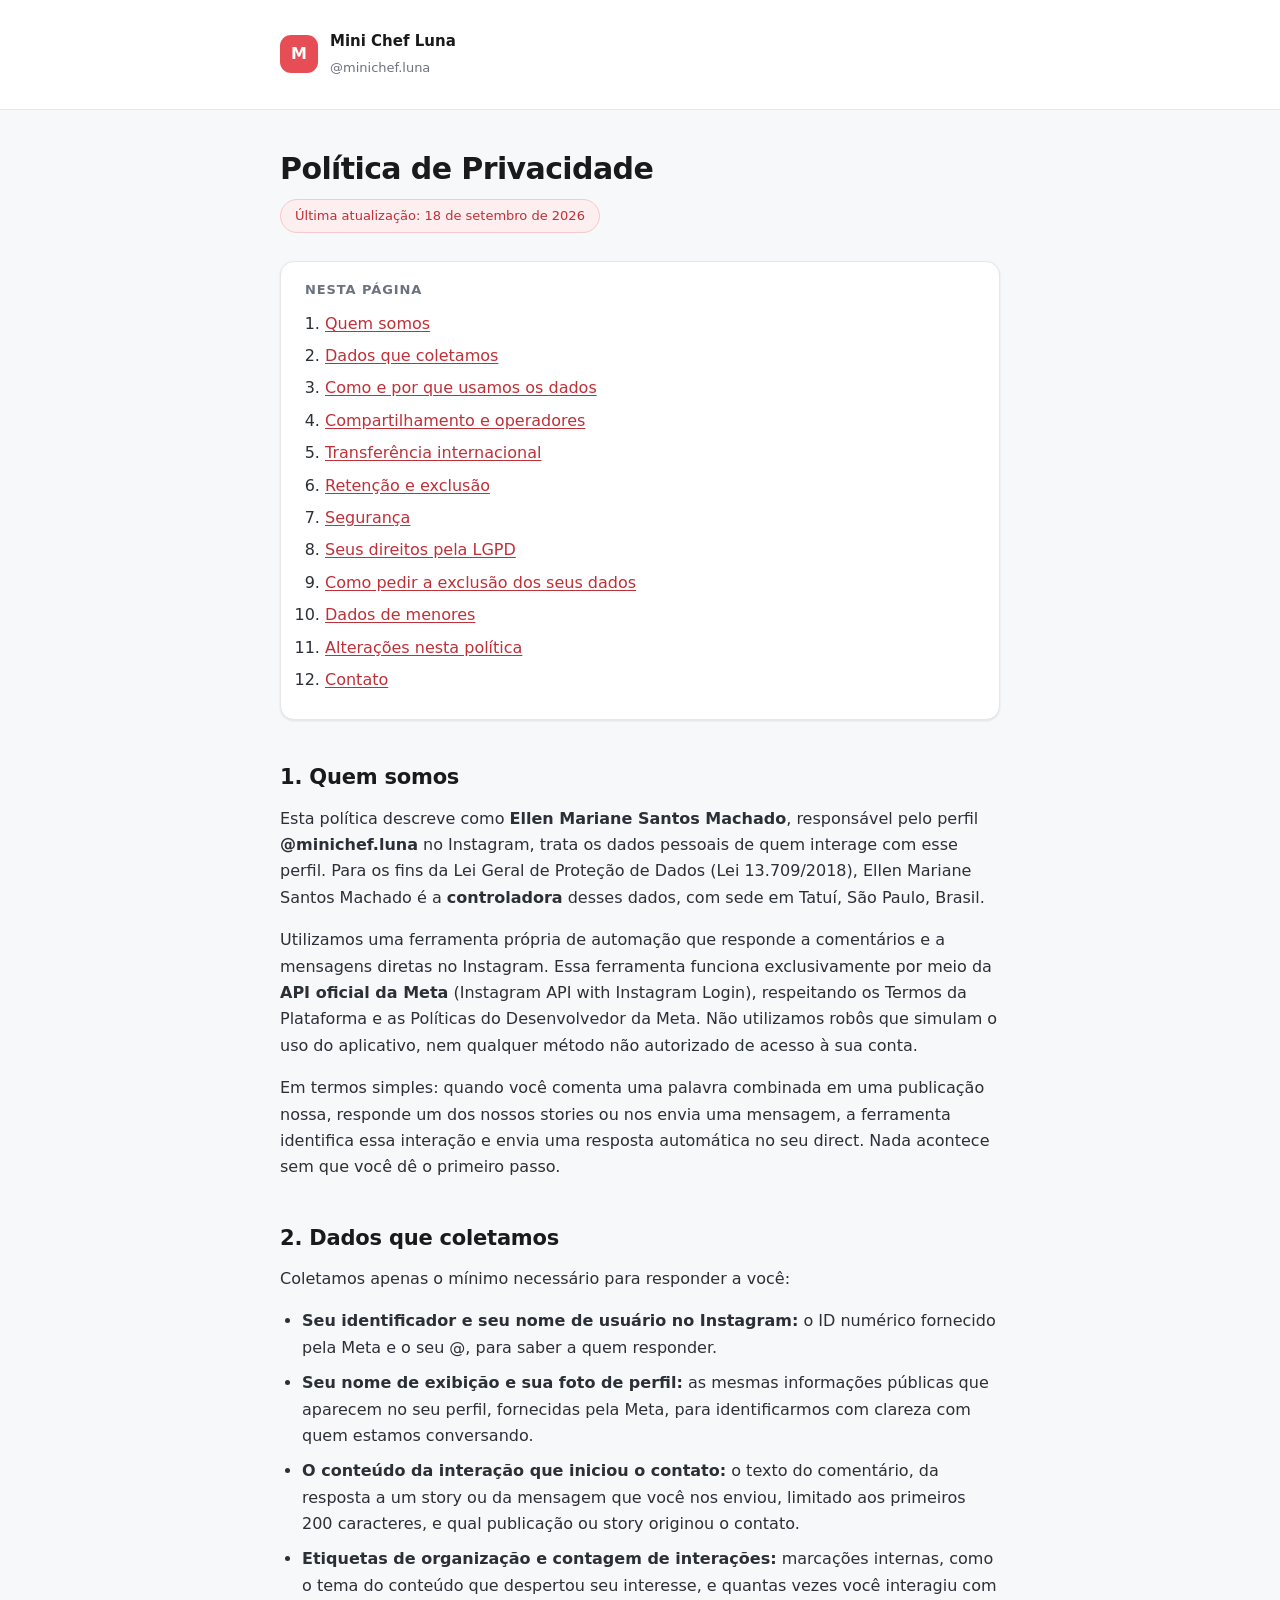
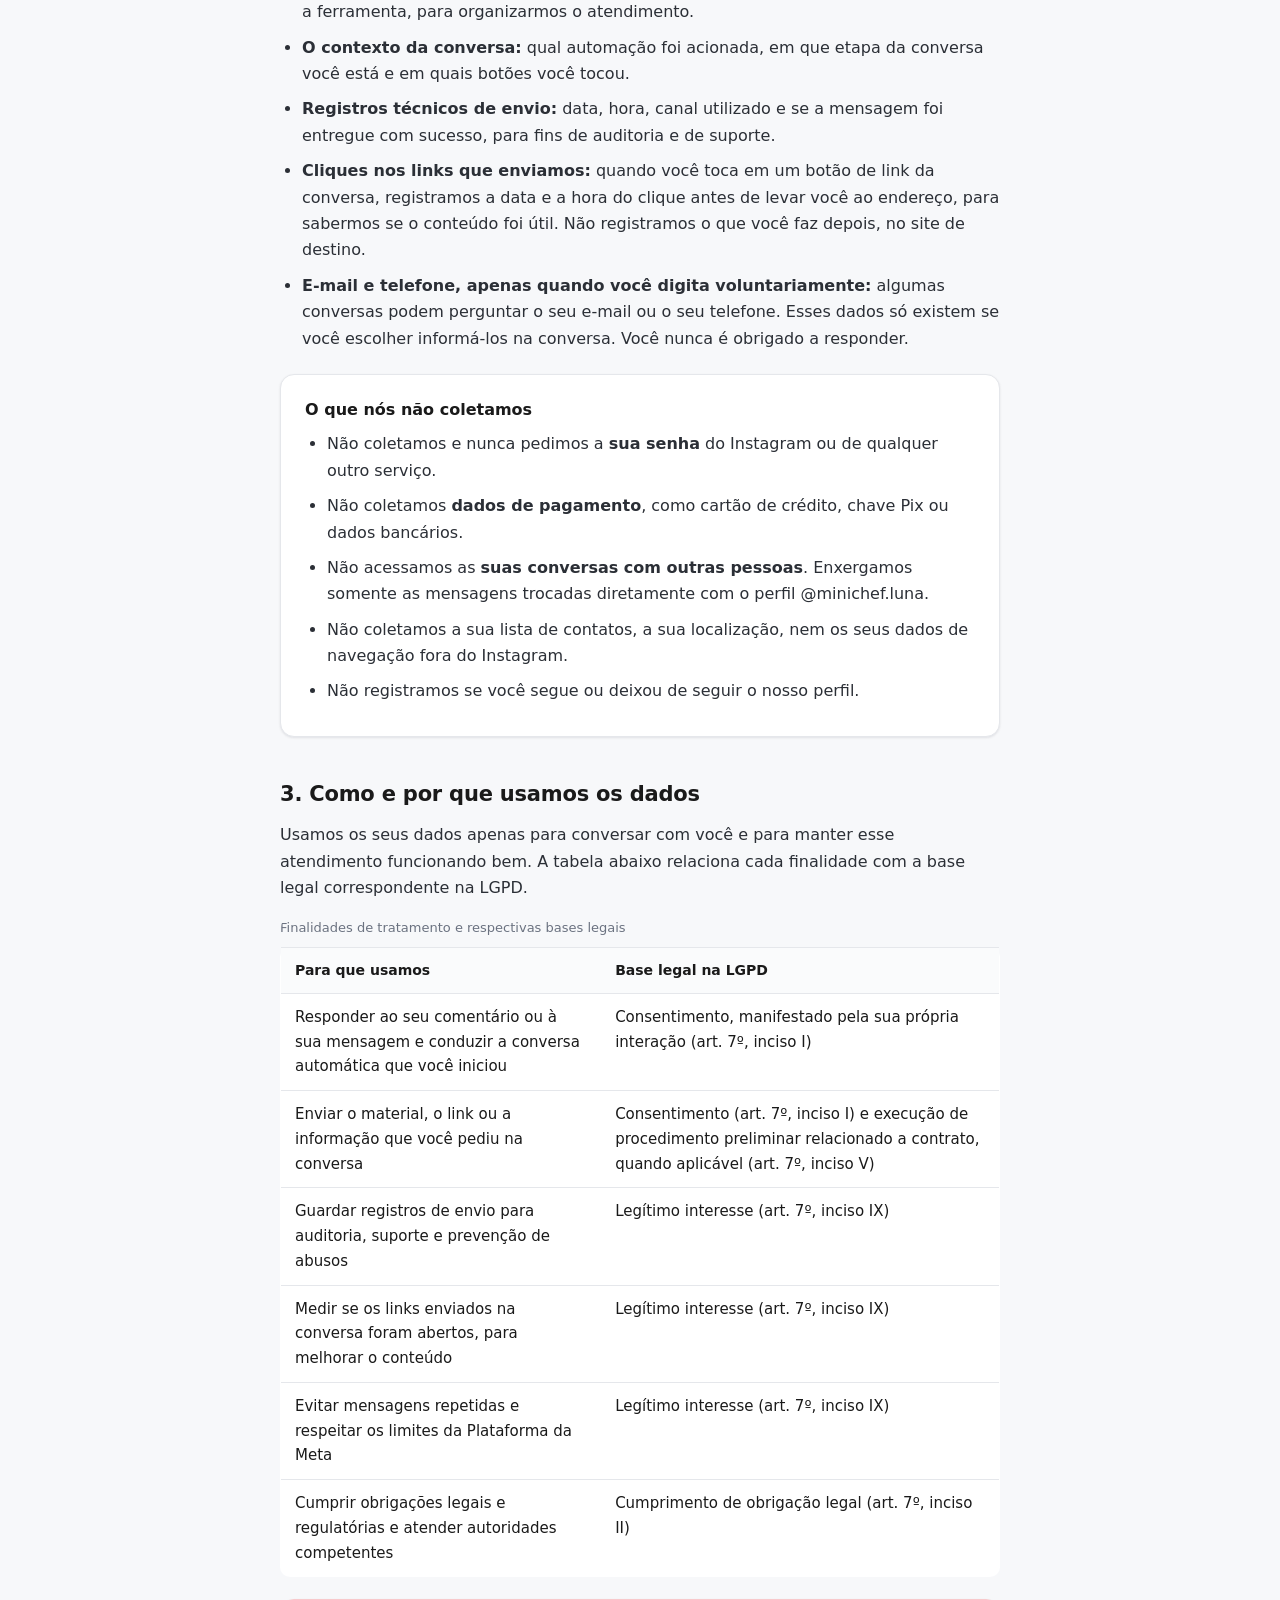
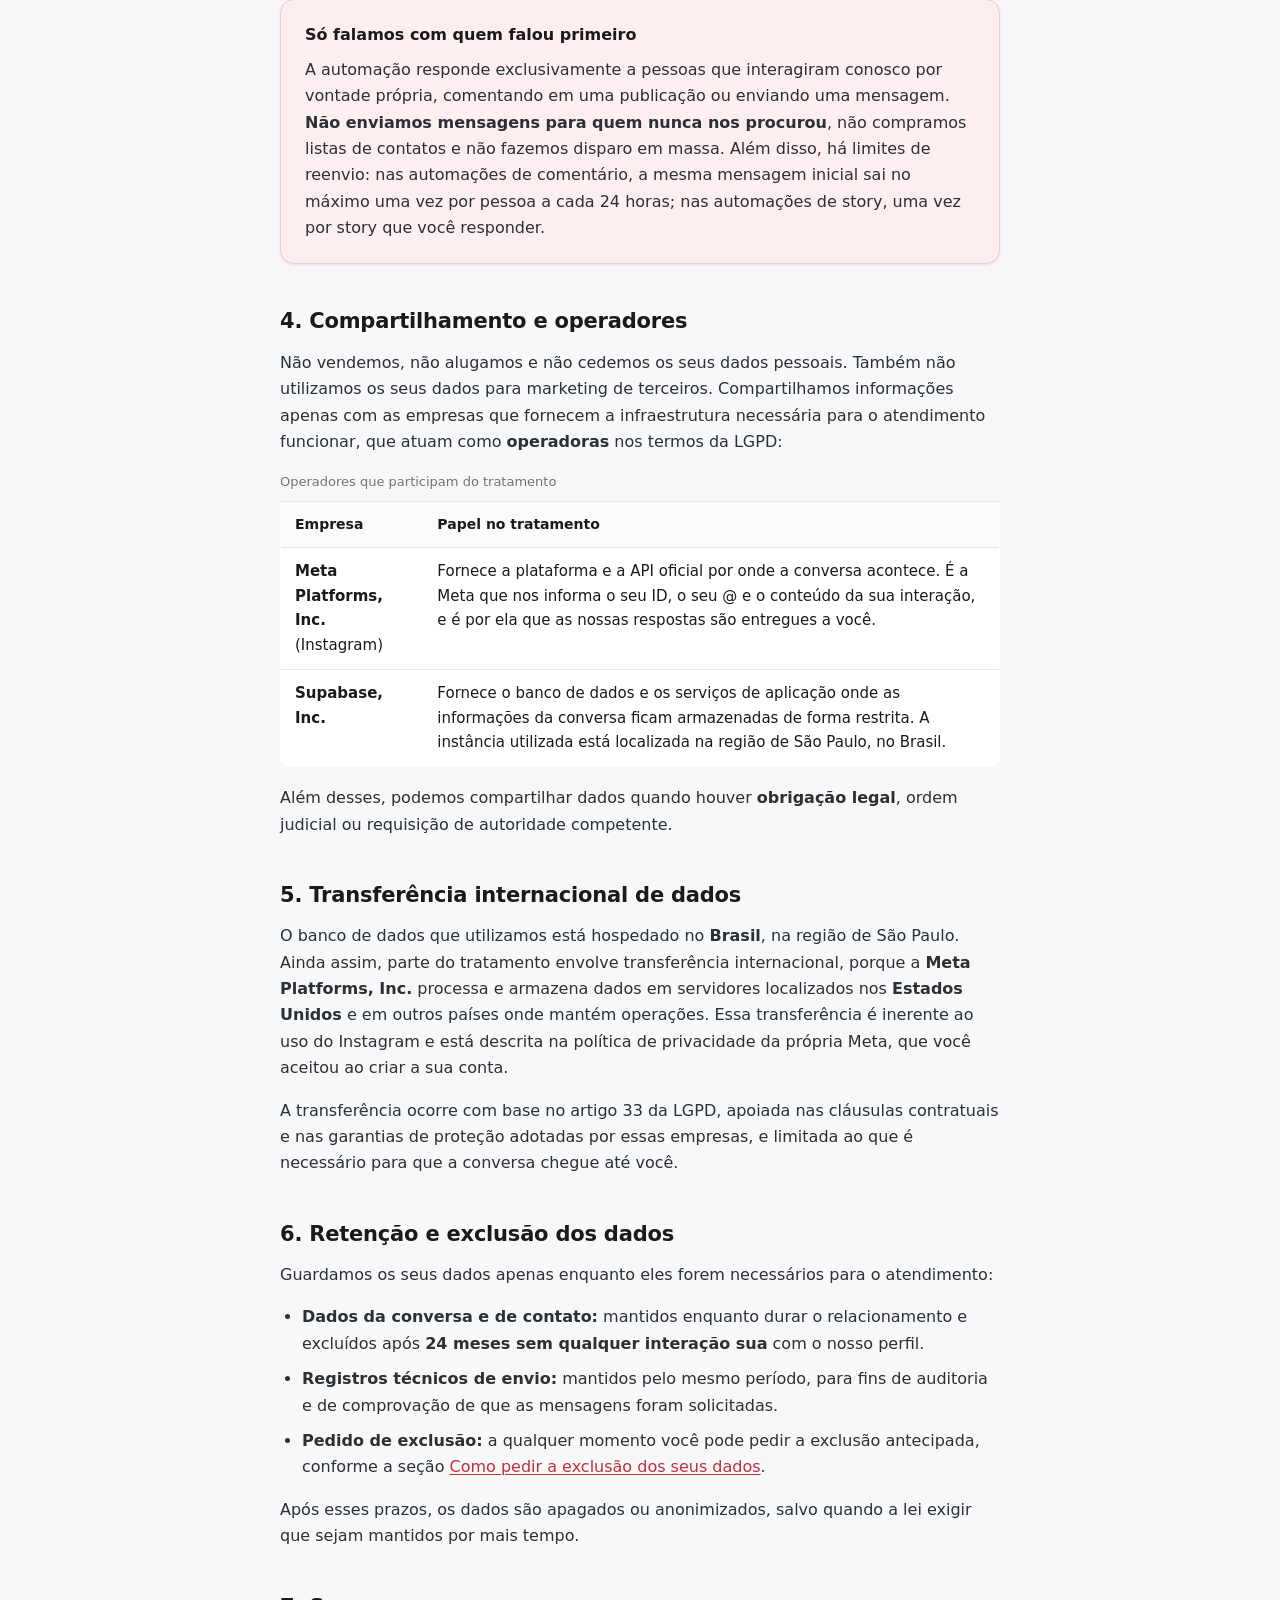
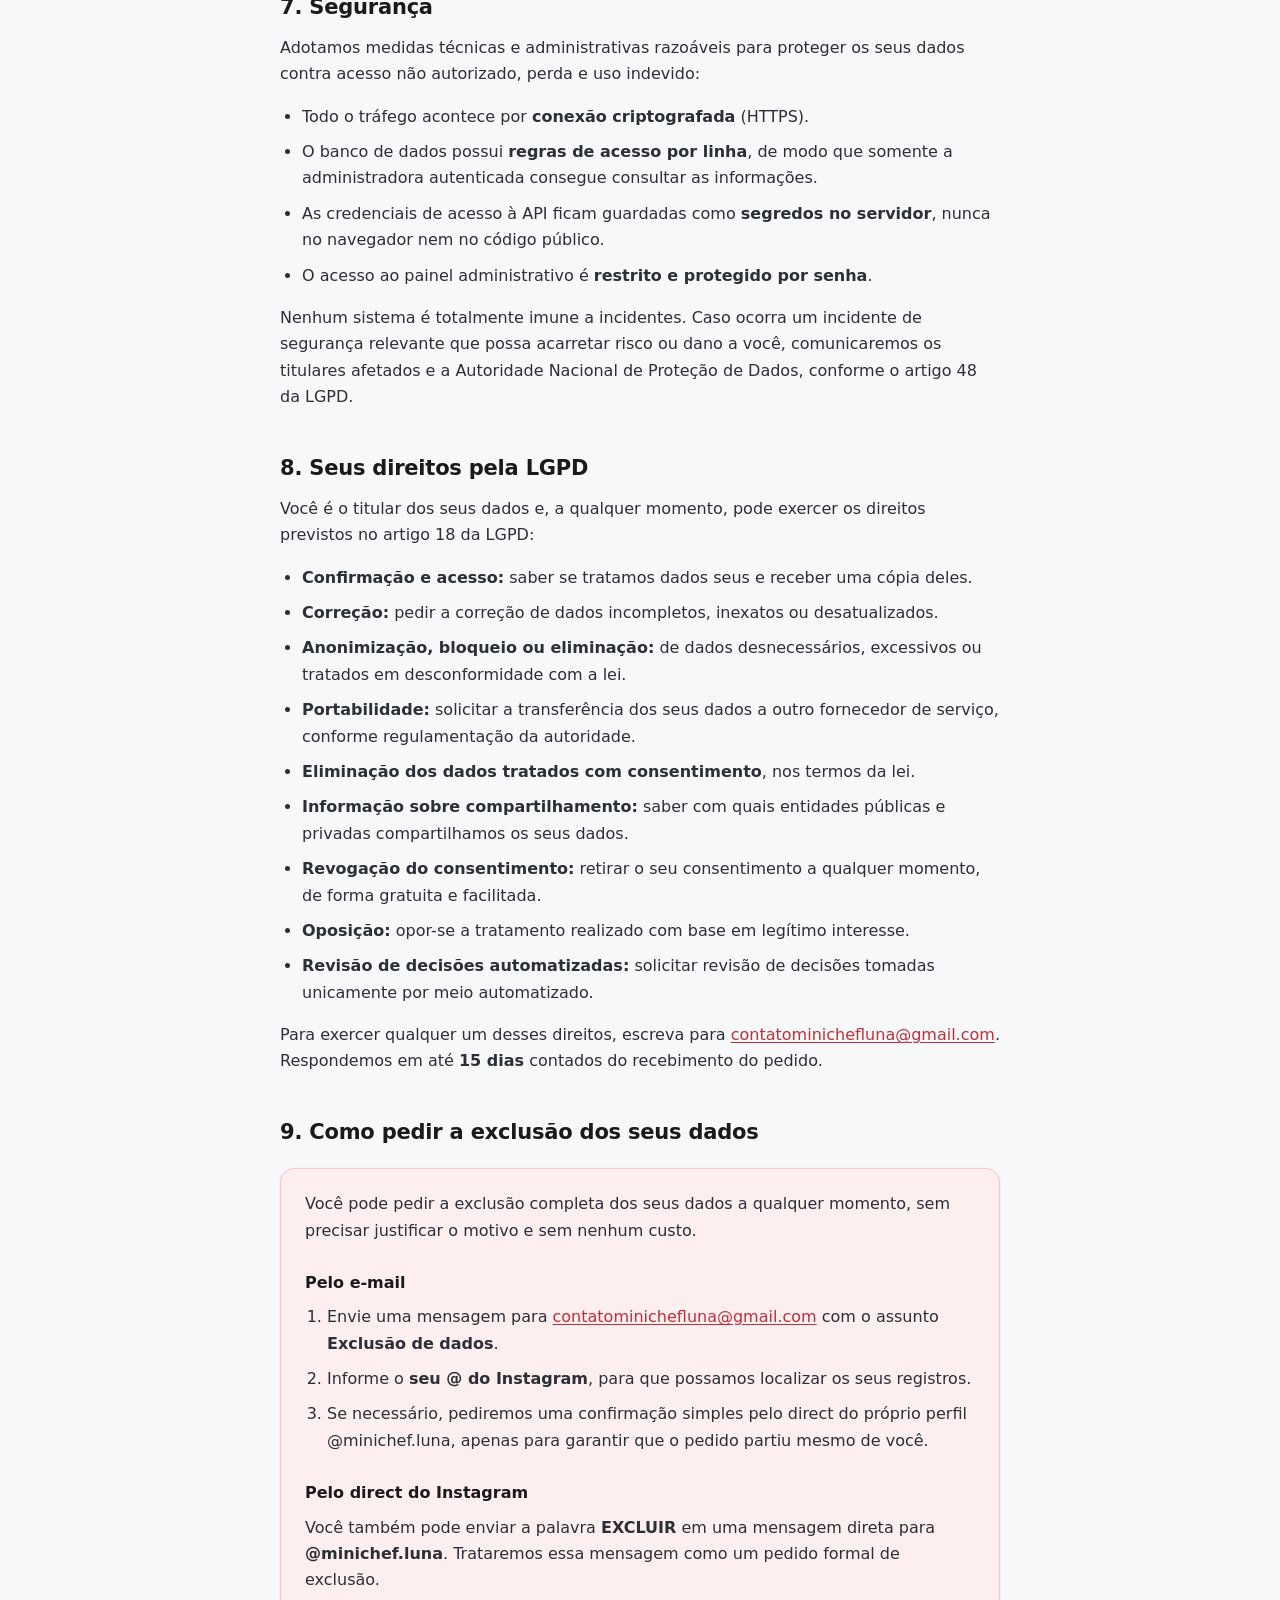
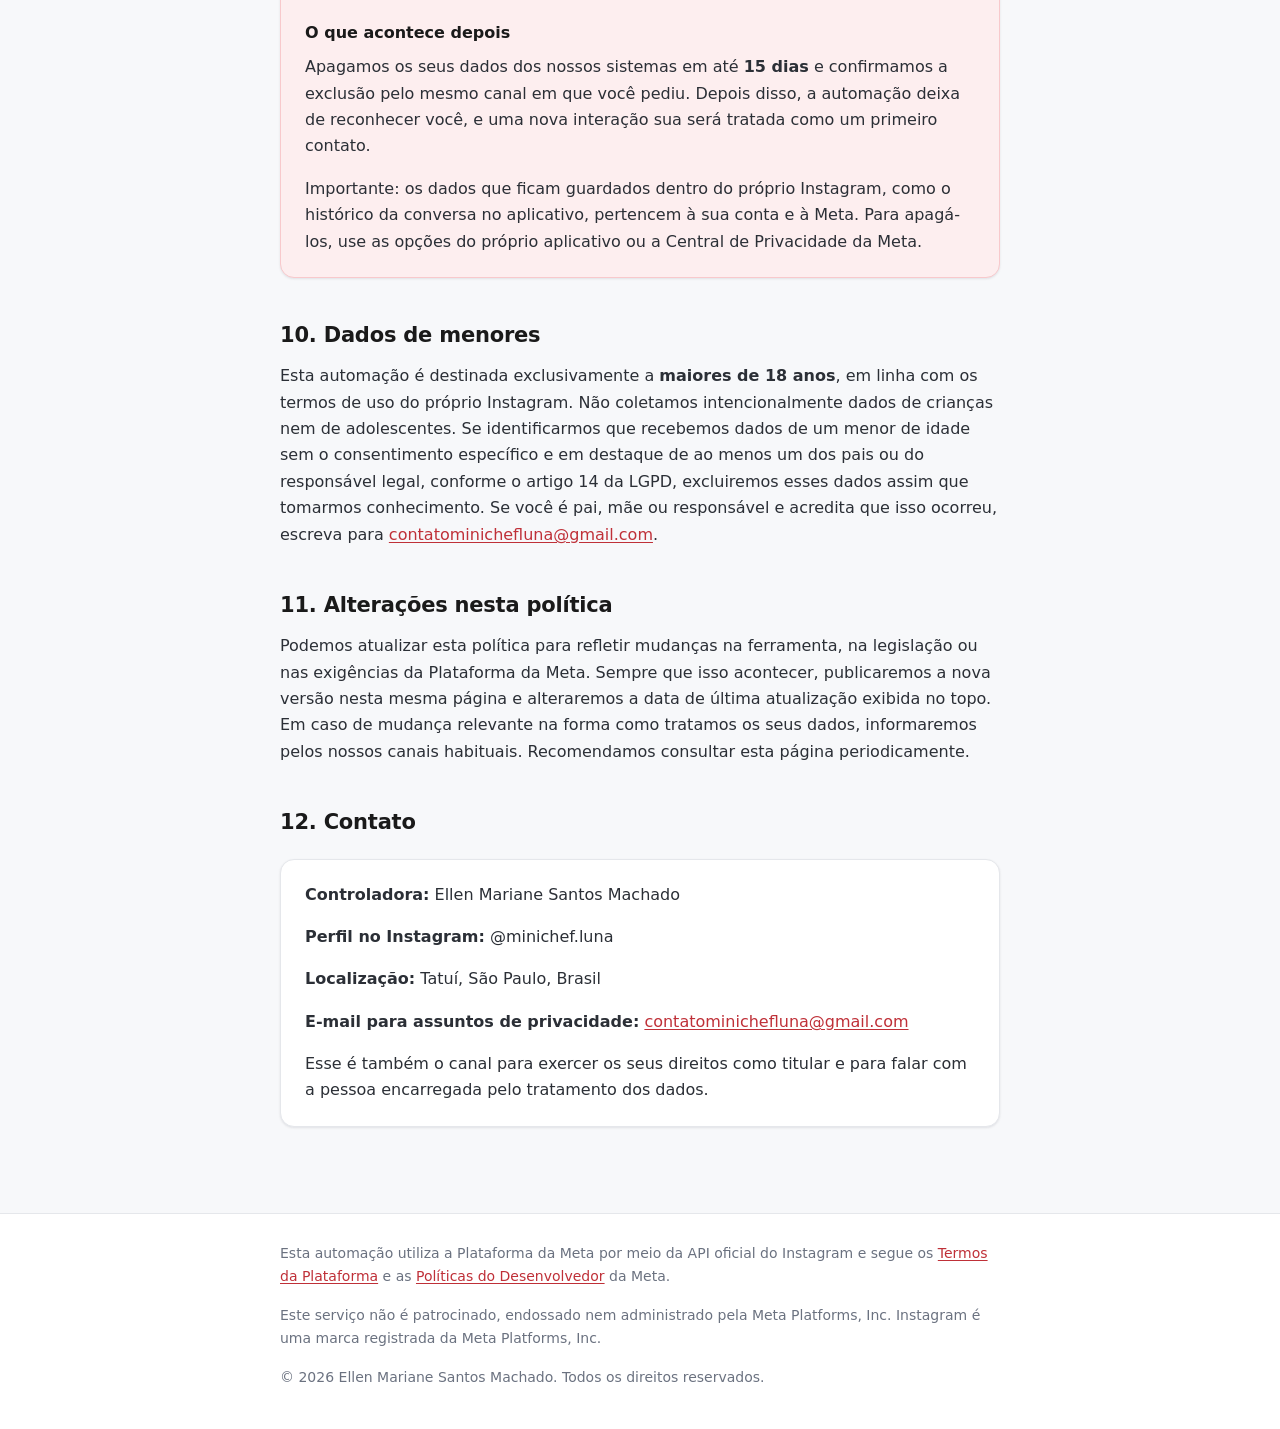
<file: politica-de-privacidade/index.html>
<!doctype html>
<html lang="pt-BR">
<head>
<meta charset="utf-8">
<meta name="viewport" content="width=device-width, initial-scale=1, viewport-fit=cover">
<title>Política de Privacidade | Mini Chef Luna</title>
<meta name="description" content="Política de privacidade da automação de comentários e mensagens diretas do Instagram de Ellen Mariane Santos Machado (@minichef.luna), em conformidade com a LGPD e com as políticas da Plataforma da Meta.">
<meta name="robots" content="index, follow">
<meta name="author" content="Ellen Mariane Santos Machado">
<link rel="icon" href="data:image/svg+xml,<svg xmlns='http://www.w3.org/2000/svg' viewBox='0 0 100 100'><rect width='100' height='100' rx='22' fill='%23E74D54'/></svg>">
<style>
  /* Mesma paleta e tipografia do painel, para a página combinar com o sistema. */
  :root {
    --fundo:        #F7F8FA;
    --superficie:   #FFFFFF;
    --texto:        #1A1A1A;
    --texto-fraco:  #6B7280;
    --borda:        #E5E7EB;
    --destaque:     #E74D54;
    --destaque-escuro: #BF3038;
    --destaque-suave: #FDEEEF;
    --raio:   10px;
    --raio-g: 14px;
    --sombra: 0 1px 2px rgba(16, 24, 40, .04), 0 1px 3px rgba(16, 24, 40, .06);
    --fonte: system-ui, -apple-system, "Segoe UI", Roboto, "Helvetica Neue", Arial, sans-serif;
  }

  * { box-sizing: border-box; }

  html { scroll-behavior: smooth; }

  body {
    margin: 0;
    padding: 0;
    background: var(--fundo);
    color: var(--texto);
    font-family: var(--fonte);
    font-size: 16px;
    line-height: 1.65;
    -webkit-font-smoothing: antialiased;
  }

  /* Atalho para quem navega por teclado ou leitor de tela. */
  .pular {
    position: absolute;
    left: -9999px;
    top: 0;
    background: var(--destaque);
    color: #fff;
    padding: 10px 16px;
    border-radius: 0 0 var(--raio) 0;
    z-index: 10;
  }
  .pular:focus { left: 0; }

  .envolucro {
    max-width: 760px;
    margin: 0 auto;
    padding: 0 20px;
  }

  header.topo {
    background: var(--superficie);
    border-bottom: 1px solid var(--borda);
    padding: 28px 0;
  }

  .marca {
    display: flex;
    align-items: center;
    gap: 12px;
  }
  .marca .sinal {
    width: 38px;
    height: 38px;
    border-radius: 11px;
    background: var(--destaque);
    color: #fff;
    display: flex;
    align-items: center;
    justify-content: center;
    font-weight: 700;
    font-size: 16px;
    flex: none;
  }
  .marca .nome { font-weight: 600; font-size: 15px; }
  .marca .arroba { color: var(--texto-fraco); font-size: 13px; }

  main { padding: 40px 0 64px; }

  h1 {
    font-size: 30px;
    line-height: 1.25;
    letter-spacing: -.02em;
    margin: 0 0 12px;
    font-weight: 700;
  }

  .atualizacao {
    display: inline-block;
    background: var(--destaque-suave);
    color: var(--destaque-escuro);
    border: 1px solid #F8C9CC;
    border-radius: 999px;
    padding: 5px 14px;
    font-size: 13px;
    font-weight: 500;
    margin-bottom: 28px;
  }

  h2 {
    font-size: 21px;
    line-height: 1.3;
    letter-spacing: -.01em;
    margin: 44px 0 14px;
    font-weight: 650;
    scroll-margin-top: 24px;
  }

  h3 {
    font-size: 16px;
    margin: 26px 0 8px;
    font-weight: 600;
  }

  p, li { color: #2B2F36; }
  p { margin: 0 0 16px; }

  ul, ol { margin: 0 0 16px; padding-left: 22px; }
  li { margin-bottom: 9px; }

  a {
    color: var(--destaque-escuro);
    text-decoration: underline;
    text-underline-offset: 2px;
  }
  a:hover { color: var(--destaque-escuro); }
  a:focus-visible {
    outline: 2px solid var(--destaque);
    outline-offset: 2px;
    border-radius: 3px;
  }

  strong { font-weight: 650; }

  .cartao {
    background: var(--superficie);
    border: 1px solid var(--borda);
    border-radius: var(--raio-g);
    padding: 22px 24px;
    box-shadow: var(--sombra);
    margin: 22px 0;
  }
  .cartao > :last-child { margin-bottom: 0; }
  .cartao h3:first-child { margin-top: 0; }

  .cartao.destaque {
    border-color: #F8C9CC;
    background: var(--destaque-suave);
  }

  .indice {
    background: var(--superficie);
    border: 1px solid var(--borda);
    border-radius: var(--raio-g);
    padding: 20px 24px;
    box-shadow: var(--sombra);
    margin-bottom: 8px;
  }
  .indice h2 {
    margin: 0 0 12px;
    font-size: 13px;
    text-transform: uppercase;
    letter-spacing: .07em;
    color: var(--texto-fraco);
    font-weight: 600;
  }
  .indice ol { margin: 0; padding-left: 20px; }
  .indice li { margin-bottom: 6px; }

  .tabela-area { overflow-x: auto; margin: 0 0 18px; }
  table {
    width: 100%;
    border-collapse: collapse;
    font-size: 15px;
    min-width: 460px;
    background: var(--superficie);
    border: 1px solid var(--borda);
    border-radius: var(--raio);
    overflow: hidden;
  }
  caption {
    text-align: left;
    font-size: 13px;
    color: var(--texto-fraco);
    padding-bottom: 8px;
  }
  th, td {
    text-align: left;
    padding: 11px 14px;
    border-bottom: 1px solid var(--borda);
    vertical-align: top;
  }
  th { background: #FAFBFC; font-weight: 600; font-size: 14px; }
  tbody tr:last-child td { border-bottom: none; }

  footer.rodape {
    background: var(--superficie);
    border-top: 1px solid var(--borda);
    padding: 28px 0 40px;
    font-size: 14px;
    color: var(--texto-fraco);
  }
  footer.rodape p { color: var(--texto-fraco); }
  footer.rodape p:last-child { margin-bottom: 0; }

  @media (max-width: 600px) {
    body { font-size: 15.5px; }
    h1 { font-size: 25px; }
    h2 { font-size: 19px; }
    main { padding: 30px 0 48px; }
    .cartao, .indice { padding: 18px 16px; }
  }
</style>
</head>
<body>

<a class="pular" href="#conteudo">Pular para o conteúdo</a>

<header class="topo">
  <div class="envolucro">
    <div class="marca">
      <span class="sinal" aria-hidden="true">M</span>
      <span>
        <span class="nome">Mini Chef Luna</span><br>
        <span class="arroba">@minichef.luna</span>
      </span>
    </div>
  </div>
</header>

<main id="conteudo">
  <div class="envolucro">

    <h1>Política de Privacidade</h1>
    <p class="atualizacao">Última atualização: 18 de setembro de 2026</p>

    <nav class="indice" aria-label="Índice da política">
      <h2>Nesta página</h2>
      <ol>
        <li><a href="#quem-somos">Quem somos</a></li>
        <li><a href="#dados-coletados">Dados que coletamos</a></li>
        <li><a href="#uso-dos-dados">Como e por que usamos os dados</a></li>
        <li><a href="#compartilhamento">Compartilhamento e operadores</a></li>
        <li><a href="#transferencia-internacional">Transferência internacional</a></li>
        <li><a href="#retencao">Retenção e exclusão</a></li>
        <li><a href="#seguranca">Segurança</a></li>
        <li><a href="#direitos">Seus direitos pela LGPD</a></li>
        <li><a href="#exclusao-de-dados">Como pedir a exclusão dos seus dados</a></li>
        <li><a href="#menores">Dados de menores</a></li>
        <li><a href="#alteracoes">Alterações nesta política</a></li>
        <li><a href="#contato">Contato</a></li>
      </ol>
    </nav>

    <h2 id="quem-somos">1. Quem somos</h2>
    <p>
      Esta política descreve como <strong>Ellen Mariane Santos Machado</strong>, responsável pelo
      perfil <strong>@minichef.luna</strong> no Instagram, trata os dados pessoais de quem interage
      com esse perfil. Para os fins da Lei Geral de Proteção de Dados (Lei 13.709/2018), Ellen
      Mariane Santos Machado é a <strong>controladora</strong> desses dados, com sede em
      Tatuí, São Paulo, Brasil.
    </p>
    <p>
      Utilizamos uma ferramenta própria de automação que responde a comentários e a mensagens
      diretas no Instagram. Essa ferramenta funciona exclusivamente por meio da
      <strong>API oficial da Meta</strong> (Instagram API with Instagram Login), respeitando os
      Termos da Plataforma e as Políticas do Desenvolvedor da Meta. Não utilizamos robôs que
      simulam o uso do aplicativo, nem qualquer método não autorizado de acesso à sua conta.
    </p>
    <p>
      Em termos simples: quando você comenta uma palavra combinada em uma publicação nossa,
      responde um dos nossos stories ou nos envia uma mensagem, a ferramenta identifica essa
      interação e envia uma resposta automática no seu direct. Nada acontece sem que você dê o
      primeiro passo.
    </p>

    <h2 id="dados-coletados">2. Dados que coletamos</h2>
    <p>Coletamos apenas o mínimo necessário para responder a você:</p>
    <ul>
      <li><strong>Seu identificador e seu nome de usuário no Instagram:</strong> o ID numérico
        fornecido pela Meta e o seu @, para saber a quem responder.</li>
      <li><strong>Seu nome de exibição e sua foto de perfil:</strong> as mesmas informações
        públicas que aparecem no seu perfil, fornecidas pela Meta, para identificarmos com
        clareza com quem estamos conversando.</li>
      <li><strong>O conteúdo da interação que iniciou o contato:</strong> o texto do comentário,
        da resposta a um story ou da mensagem que você nos enviou, limitado aos primeiros 200
        caracteres, e qual publicação ou story originou o contato.</li>
      <li><strong>Etiquetas de organização e contagem de interações:</strong> marcações internas,
        como o tema do conteúdo que despertou seu interesse, e quantas vezes você interagiu com a
        ferramenta, para organizarmos o atendimento.</li>
      <li><strong>O contexto da conversa:</strong> qual automação foi acionada, em que etapa da
        conversa você está e em quais botões você tocou.</li>
      <li><strong>Registros técnicos de envio:</strong> data, hora, canal utilizado e se a
        mensagem foi entregue com sucesso, para fins de auditoria e de suporte.</li>
      <li><strong>Cliques nos links que enviamos:</strong> quando você toca em um botão de link
        da conversa, registramos a data e a hora do clique antes de levar você ao endereço, para
        sabermos se o conteúdo foi útil. Não registramos o que você faz depois, no site de destino.</li>
      <li><strong>E-mail e telefone, apenas quando você digita voluntariamente:</strong> algumas
        conversas podem perguntar o seu e-mail ou o seu telefone. Esses dados só existem se você
        escolher informá-los na conversa. Você nunca é obrigado a responder.</li>
    </ul>

    <div class="cartao">
      <h3>O que nós não coletamos</h3>
      <ul>
        <li>Não coletamos e nunca pedimos a <strong>sua senha</strong> do Instagram ou de
          qualquer outro serviço.</li>
        <li>Não coletamos <strong>dados de pagamento</strong>, como cartão de crédito, chave Pix
          ou dados bancários.</li>
        <li>Não acessamos as <strong>suas conversas com outras pessoas</strong>. Enxergamos
          somente as mensagens trocadas diretamente com o perfil @minichef.luna.</li>
        <li>Não coletamos a sua lista de contatos, a sua localização, nem os seus dados de
          navegação fora do Instagram.</li>
        <li>Não registramos se você segue ou deixou de seguir o nosso perfil.</li>
      </ul>
    </div>

    <h2 id="uso-dos-dados">3. Como e por que usamos os dados</h2>
    <p>
      Usamos os seus dados apenas para conversar com você e para manter esse atendimento
      funcionando bem. A tabela abaixo relaciona cada finalidade com a base legal correspondente
      na LGPD.
    </p>

    <div class="tabela-area">
      <table>
        <caption>Finalidades de tratamento e respectivas bases legais</caption>
        <thead>
          <tr>
            <th scope="col">Para que usamos</th>
            <th scope="col">Base legal na LGPD</th>
          </tr>
        </thead>
        <tbody>
          <tr>
            <td>Responder ao seu comentário ou à sua mensagem e conduzir a conversa automática
              que você iniciou</td>
            <td>Consentimento, manifestado pela sua própria interação (art. 7º, inciso I)</td>
          </tr>
          <tr>
            <td>Enviar o material, o link ou a informação que você pediu na conversa</td>
            <td>Consentimento (art. 7º, inciso I) e execução de procedimento preliminar
              relacionado a contrato, quando aplicável (art. 7º, inciso V)</td>
          </tr>
          <tr>
            <td>Guardar registros de envio para auditoria, suporte e prevenção de abusos</td>
            <td>Legítimo interesse (art. 7º, inciso IX)</td>
          </tr>
          <tr>
            <td>Medir se os links enviados na conversa foram abertos, para melhorar o conteúdo</td>
            <td>Legítimo interesse (art. 7º, inciso IX)</td>
          </tr>
          <tr>
            <td>Evitar mensagens repetidas e respeitar os limites da Plataforma da Meta</td>
            <td>Legítimo interesse (art. 7º, inciso IX)</td>
          </tr>
          <tr>
            <td>Cumprir obrigações legais e regulatórias e atender autoridades competentes</td>
            <td>Cumprimento de obrigação legal (art. 7º, inciso II)</td>
          </tr>
        </tbody>
      </table>
    </div>

    <div class="cartao destaque">
      <h3>Só falamos com quem falou primeiro</h3>
      <p>
        A automação responde exclusivamente a pessoas que interagiram conosco por vontade
        própria, comentando em uma publicação ou enviando uma mensagem. <strong>Não enviamos
        mensagens para quem nunca nos procurou</strong>, não compramos listas de contatos e não
        fazemos disparo em massa. Além disso, há limites de reenvio: nas automações de
        comentário, a mesma mensagem inicial sai no máximo uma vez por pessoa a cada 24 horas;
        nas automações de story, uma vez por story que você responder.
      </p>
    </div>

    <h2 id="compartilhamento">4. Compartilhamento e operadores</h2>
    <p>
      Não vendemos, não alugamos e não cedemos os seus dados pessoais. Também não utilizamos os
      seus dados para marketing de terceiros. Compartilhamos informações apenas com as empresas
      que fornecem a infraestrutura necessária para o atendimento funcionar, que atuam como
      <strong>operadoras</strong> nos termos da LGPD:
    </p>

    <div class="tabela-area">
      <table>
        <caption>Operadores que participam do tratamento</caption>
        <thead>
          <tr>
            <th scope="col">Empresa</th>
            <th scope="col">Papel no tratamento</th>
          </tr>
        </thead>
        <tbody>
          <tr>
            <td><strong>Meta Platforms, Inc.</strong><br>(Instagram)</td>
            <td>Fornece a plataforma e a API oficial por onde a conversa acontece. É a Meta que
              nos informa o seu ID, o seu @ e o conteúdo da sua interação, e é por ela que as
              nossas respostas são entregues a você.</td>
          </tr>
          <tr>
            <td><strong>Supabase, Inc.</strong></td>
            <td>Fornece o banco de dados e os serviços de aplicação onde as informações da
              conversa ficam armazenadas de forma restrita. A instância utilizada está
              localizada na região de São Paulo, no Brasil.</td>
          </tr>
        </tbody>
      </table>
    </div>

    <p>
      Além desses, podemos compartilhar dados quando houver <strong>obrigação legal</strong>,
      ordem judicial ou requisição de autoridade competente.
    </p>

    <h2 id="transferencia-internacional">5. Transferência internacional de dados</h2>
    <p>
      O banco de dados que utilizamos está hospedado no <strong>Brasil</strong>, na região de São
      Paulo. Ainda assim, parte do tratamento envolve transferência internacional, porque a
      <strong>Meta Platforms, Inc.</strong> processa e armazena dados em servidores localizados
      nos <strong>Estados Unidos</strong> e em outros países onde mantém operações. Essa
      transferência é inerente ao uso do Instagram e está descrita na política de privacidade da
      própria Meta, que você aceitou ao criar a sua conta.
    </p>
    <p>
      A transferência ocorre com base no artigo 33 da LGPD, apoiada nas cláusulas contratuais e
      nas garantias de proteção adotadas por essas empresas, e limitada ao que é necessário para
      que a conversa chegue até você.
    </p>

    <h2 id="retencao">6. Retenção e exclusão dos dados</h2>
    <p>
      Guardamos os seus dados apenas enquanto eles forem necessários para o atendimento:
    </p>
    <ul>
      <li><strong>Dados da conversa e de contato:</strong> mantidos enquanto durar o
        relacionamento e excluídos após <strong>24 meses sem qualquer interação sua</strong> com
        o nosso perfil.</li>
      <li><strong>Registros técnicos de envio:</strong> mantidos pelo mesmo período, para fins de
        auditoria e de comprovação de que as mensagens foram solicitadas.</li>
      <li><strong>Pedido de exclusão:</strong> a qualquer momento você pode pedir a exclusão
        antecipada, conforme a seção
        <a href="#exclusao-de-dados">Como pedir a exclusão dos seus dados</a>.</li>
    </ul>
    <p>
      Após esses prazos, os dados são apagados ou anonimizados, salvo quando a lei exigir que
      sejam mantidos por mais tempo.
    </p>

    <h2 id="seguranca">7. Segurança</h2>
    <p>
      Adotamos medidas técnicas e administrativas razoáveis para proteger os seus dados contra
      acesso não autorizado, perda e uso indevido:
    </p>
    <ul>
      <li>Todo o tráfego acontece por <strong>conexão criptografada</strong> (HTTPS).</li>
      <li>O banco de dados possui <strong>regras de acesso por linha</strong>, de modo que
        somente a administradora autenticada consegue consultar as informações.</li>
      <li>As credenciais de acesso à API ficam guardadas como <strong>segredos no servidor</strong>,
        nunca no navegador nem no código público.</li>
      <li>O acesso ao painel administrativo é <strong>restrito e protegido por senha</strong>.</li>
    </ul>
    <p>
      Nenhum sistema é totalmente imune a incidentes. Caso ocorra um incidente de segurança
      relevante que possa acarretar risco ou dano a você, comunicaremos os titulares afetados e a
      Autoridade Nacional de Proteção de Dados, conforme o artigo 48 da LGPD.
    </p>

    <h2 id="direitos">8. Seus direitos pela LGPD</h2>
    <p>
      Você é o titular dos seus dados e, a qualquer momento, pode exercer os direitos previstos
      no artigo 18 da LGPD:
    </p>
    <ul>
      <li><strong>Confirmação e acesso:</strong> saber se tratamos dados seus e receber uma cópia
        deles.</li>
      <li><strong>Correção:</strong> pedir a correção de dados incompletos, inexatos ou
        desatualizados.</li>
      <li><strong>Anonimização, bloqueio ou eliminação:</strong> de dados desnecessários,
        excessivos ou tratados em desconformidade com a lei.</li>
      <li><strong>Portabilidade:</strong> solicitar a transferência dos seus dados a outro
        fornecedor de serviço, conforme regulamentação da autoridade.</li>
      <li><strong>Eliminação dos dados tratados com consentimento</strong>, nos termos da lei.</li>
      <li><strong>Informação sobre compartilhamento:</strong> saber com quais entidades públicas
        e privadas compartilhamos os seus dados.</li>
      <li><strong>Revogação do consentimento:</strong> retirar o seu consentimento a qualquer
        momento, de forma gratuita e facilitada.</li>
      <li><strong>Oposição:</strong> opor-se a tratamento realizado com base em legítimo
        interesse.</li>
      <li><strong>Revisão de decisões automatizadas:</strong> solicitar revisão de decisões
        tomadas unicamente por meio automatizado.</li>
    </ul>
    <p>
      Para exercer qualquer um desses direitos, escreva para
      <a href="mailto:contatominichefluna@gmail.com">contatominichefluna@gmail.com</a>.
      Respondemos em até <strong>15 dias</strong> contados do recebimento do pedido.
    </p>

    <h2 id="exclusao-de-dados">9. Como pedir a exclusão dos seus dados</h2>
    <div class="cartao destaque">
      <p>
        Você pode pedir a exclusão completa dos seus dados a qualquer momento, sem precisar
        justificar o motivo e sem nenhum custo.
      </p>
      <h3>Pelo e-mail</h3>
      <ol>
        <li>Envie uma mensagem para
          <a href="mailto:contatominichefluna@gmail.com?subject=Exclus%C3%A3o%20de%20dados">contatominichefluna@gmail.com</a>
          com o assunto <strong>Exclusão de dados</strong>.</li>
        <li>Informe o <strong>seu @ do Instagram</strong>, para que possamos localizar os seus
          registros.</li>
        <li>Se necessário, pediremos uma confirmação simples pelo direct do próprio perfil
          @minichef.luna, apenas para garantir que o pedido partiu mesmo de você.</li>
      </ol>
      <h3>Pelo direct do Instagram</h3>
      <p>
        Você também pode enviar a palavra <strong>EXCLUIR</strong> em uma mensagem direta para
        <strong>@minichef.luna</strong>. Trataremos essa mensagem como um pedido formal de
        exclusão.
      </p>
      <h3>O que acontece depois</h3>
      <p>
        Apagamos os seus dados dos nossos sistemas em até <strong>15 dias</strong> e confirmamos a
        exclusão pelo mesmo canal em que você pediu. Depois disso, a automação deixa de reconhecer
        você, e uma nova interação sua será tratada como um primeiro contato.
      </p>
      <p>
        Importante: os dados que ficam guardados dentro do próprio Instagram, como o histórico da
        conversa no aplicativo, pertencem à sua conta e à Meta. Para apagá-los, use as opções do
        próprio aplicativo ou a Central de Privacidade da Meta.
      </p>
    </div>

    <h2 id="menores">10. Dados de menores</h2>
    <p>
      Esta automação é destinada exclusivamente a <strong>maiores de 18 anos</strong>, em linha
      com os termos de uso do próprio Instagram. Não coletamos intencionalmente dados de crianças
      nem de adolescentes. Se identificarmos que recebemos dados de um menor de idade sem o
      consentimento específico e em destaque de ao menos um dos pais ou do responsável legal,
      conforme o artigo 14 da LGPD, excluiremos esses dados assim que tomarmos conhecimento.
      Se você é pai, mãe ou responsável e acredita que isso ocorreu, escreva para
      <a href="mailto:contatominichefluna@gmail.com">contatominichefluna@gmail.com</a>.
    </p>

    <h2 id="alteracoes">11. Alterações nesta política</h2>
    <p>
      Podemos atualizar esta política para refletir mudanças na ferramenta, na legislação ou nas
      exigências da Plataforma da Meta. Sempre que isso acontecer, publicaremos a nova versão
      nesta mesma página e alteraremos a data de última atualização exibida no topo. Em caso de
      mudança relevante na forma como tratamos os seus dados, informaremos pelos nossos canais
      habituais. Recomendamos consultar esta página periodicamente.
    </p>

    <h2 id="contato">12. Contato</h2>
    <div class="cartao">
      <p><strong>Controladora:</strong> Ellen Mariane Santos Machado</p>
      <p><strong>Perfil no Instagram:</strong> @minichef.luna</p>
      <p><strong>Localização:</strong> Tatuí, São Paulo, Brasil</p>
      <p>
        <strong>E-mail para assuntos de privacidade:</strong>
        <a href="mailto:contatominichefluna@gmail.com">contatominichefluna@gmail.com</a>
      </p>
      <p>
        Esse é também o canal para exercer os seus direitos como titular e para falar com a pessoa
        encarregada pelo tratamento dos dados.
      </p>
    </div>

  </div>
</main>

<footer class="rodape">
  <div class="envolucro">
    <p>
      Esta automação utiliza a Plataforma da Meta por meio da API oficial do Instagram e segue os
      <a href="https://developers.facebook.com/terms/" rel="noopener noreferrer" target="_blank">Termos da Plataforma</a>
      e as
      <a href="https://developers.facebook.com/devpolicy/" rel="noopener noreferrer" target="_blank">Políticas do Desenvolvedor</a>
      da Meta.
    </p>
    <p>
      Este serviço não é patrocinado, endossado nem administrado pela Meta Platforms, Inc.
      Instagram é uma marca registrada da Meta Platforms, Inc.
    </p>
    <p>&copy; 2026 Ellen Mariane Santos Machado. Todos os direitos reservados.</p>
  </div>
</footer>

</body>
</html>
</file>
